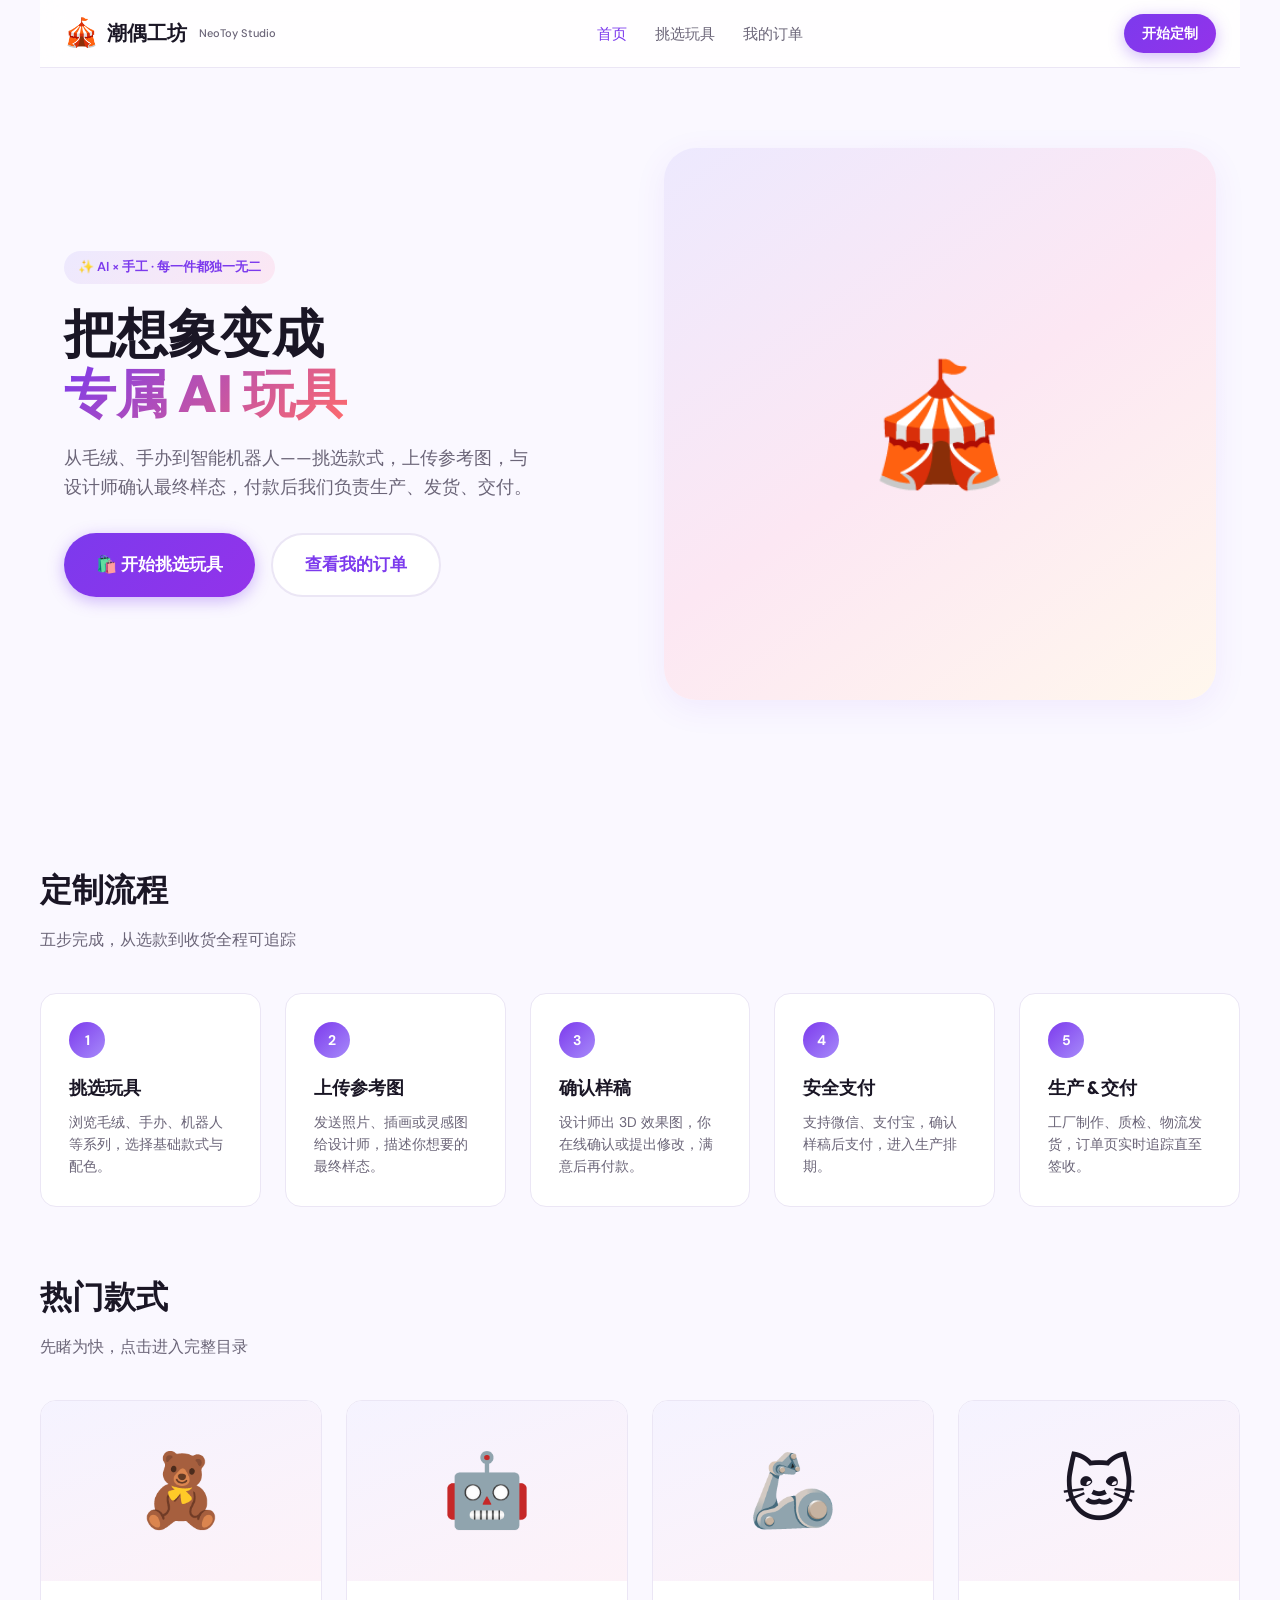
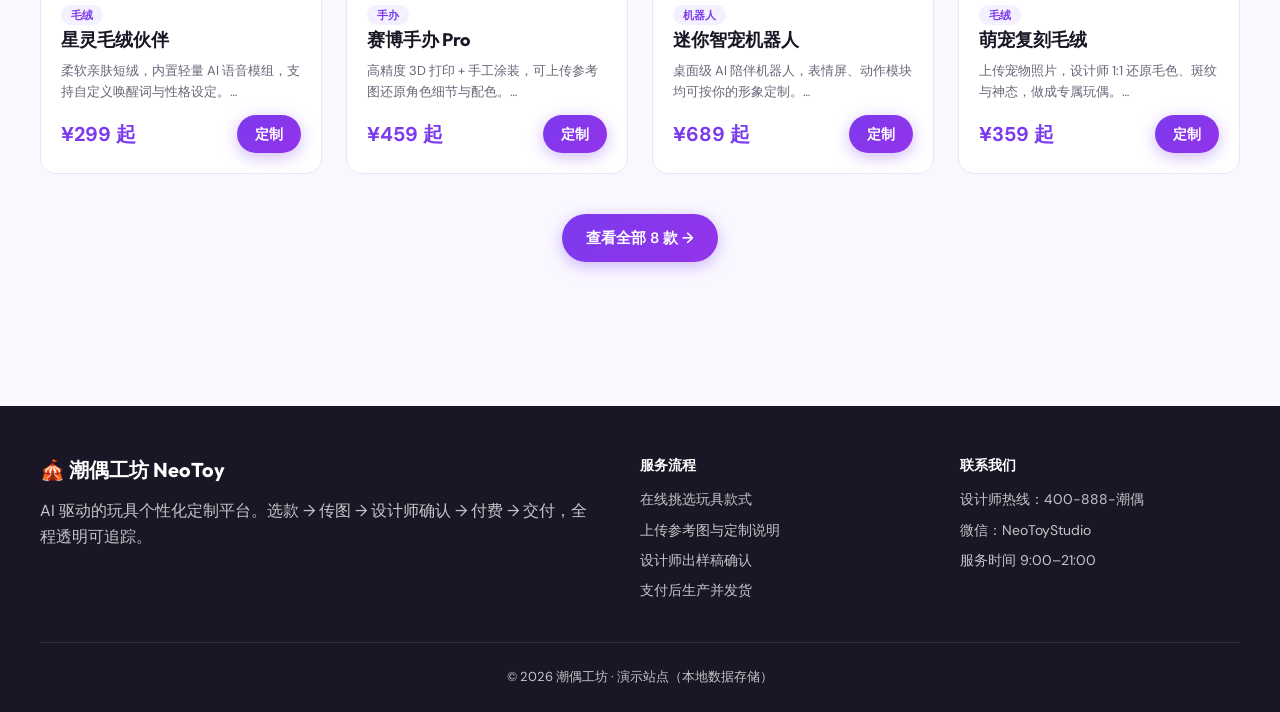
<file: index.html>
<!DOCTYPE html>
<html lang="zh-CN">
<head>
  <meta charset="UTF-8">
  <meta name="viewport" content="width=device-width, initial-scale=1.0">
  <title>潮偶工坊 · AI 玩具个性化定制</title>
  <meta name="description" content="在线挑选 AI 玩具，上传参考图，设计师确认样稿，付费生产发货。">
  <link rel="stylesheet" href="css/style.css">
</head>
<body>
  <header class="site-header" data-header></header>

  <section class="hero">
    <div>
      <span class="hero-badge">✨ AI × 手工 · 每一件都独一无二</span>
      <h1>把想象变成<br><span>专属 AI 玩具</span></h1>
      <p class="hero-desc">从毛绒、手办到智能机器人——挑选款式，上传参考图，与设计师确认最终样态，付款后我们负责生产、发货、交付。</p>
      <div class="hero-actions">
        <a href="catalog.html" class="btn btn-primary btn-lg">🛍️ 开始挑选玩具</a>
        <a href="orders.html" class="btn btn-secondary btn-lg">查看我的订单</a>
      </div>
    </div>
    <div class="hero-visual">🎪</div>
  </section>

  <section class="section container">
    <h2 class="section-title">定制流程</h2>
    <p class="section-sub">五步完成，从选款到收货全程可追踪</p>
    <div class="steps-grid">
      <div class="step-card">
        <div class="step-num">1</div>
        <h3>挑选玩具</h3>
        <p>浏览毛绒、手办、机器人等系列，选择基础款式与配色。</p>
      </div>
      <div class="step-card">
        <div class="step-num">2</div>
        <h3>上传参考图</h3>
        <p>发送照片、插画或灵感图给设计师，描述你想要的最终样态。</p>
      </div>
      <div class="step-card">
        <div class="step-num">3</div>
        <h3>确认样稿</h3>
        <p>设计师出 3D 效果图，你在线确认或提出修改，满意后再付款。</p>
      </div>
      <div class="step-card">
        <div class="step-num">4</div>
        <h3>安全支付</h3>
        <p>支持微信、支付宝，确认样稿后支付，进入生产排期。</p>
      </div>
      <div class="step-card">
        <div class="step-num">5</div>
        <h3>生产 & 交付</h3>
        <p>工厂制作、质检、物流发货，订单页实时追踪直至签收。</p>
      </div>
    </div>
  </section>

  <section class="section container" style="padding-top: 0;">
    <h2 class="section-title">热门款式</h2>
    <p class="section-sub">先睹为快，点击进入完整目录</p>
    <div class="toy-grid" id="featuredToys"></div>
    <div style="text-align: center; margin-top: 40px;">
      <a href="catalog.html" class="btn btn-primary">查看全部 8 款 →</a>
    </div>
  </section>

  <footer class="site-footer" data-footer></footer>

  <script src="js/data.js"></script>
  <script src="js/storage.js"></script>
  <script src="js/app.js"></script>
  <script>
    document.addEventListener("DOMContentLoaded", () => {
      const grid = document.getElementById("featuredToys");
      TOYS.slice(0, 4).forEach(toy => {
        grid.innerHTML += `
          <div class="toy-card">
            <div class="toy-card-thumb">${toy.emoji}</div>
            <div class="toy-card-body">
              <span class="tag">${toy.category}</span>
              <h3>${toy.name}</h3>
              <p style="font-size:13px;color:var(--muted);margin-top:6px;">${toy.desc.slice(0, 40)}…</p>
              <div class="toy-card-meta">
                <span class="toy-price">${formatPrice(toy.basePrice)} 起</span>
                <a href="customize.html?toy=${toy.id}" class="btn btn-primary btn-sm">定制</a>
              </div>
            </div>
          </div>`;
      });
    });
  </script>
</body>
</html>
</file>
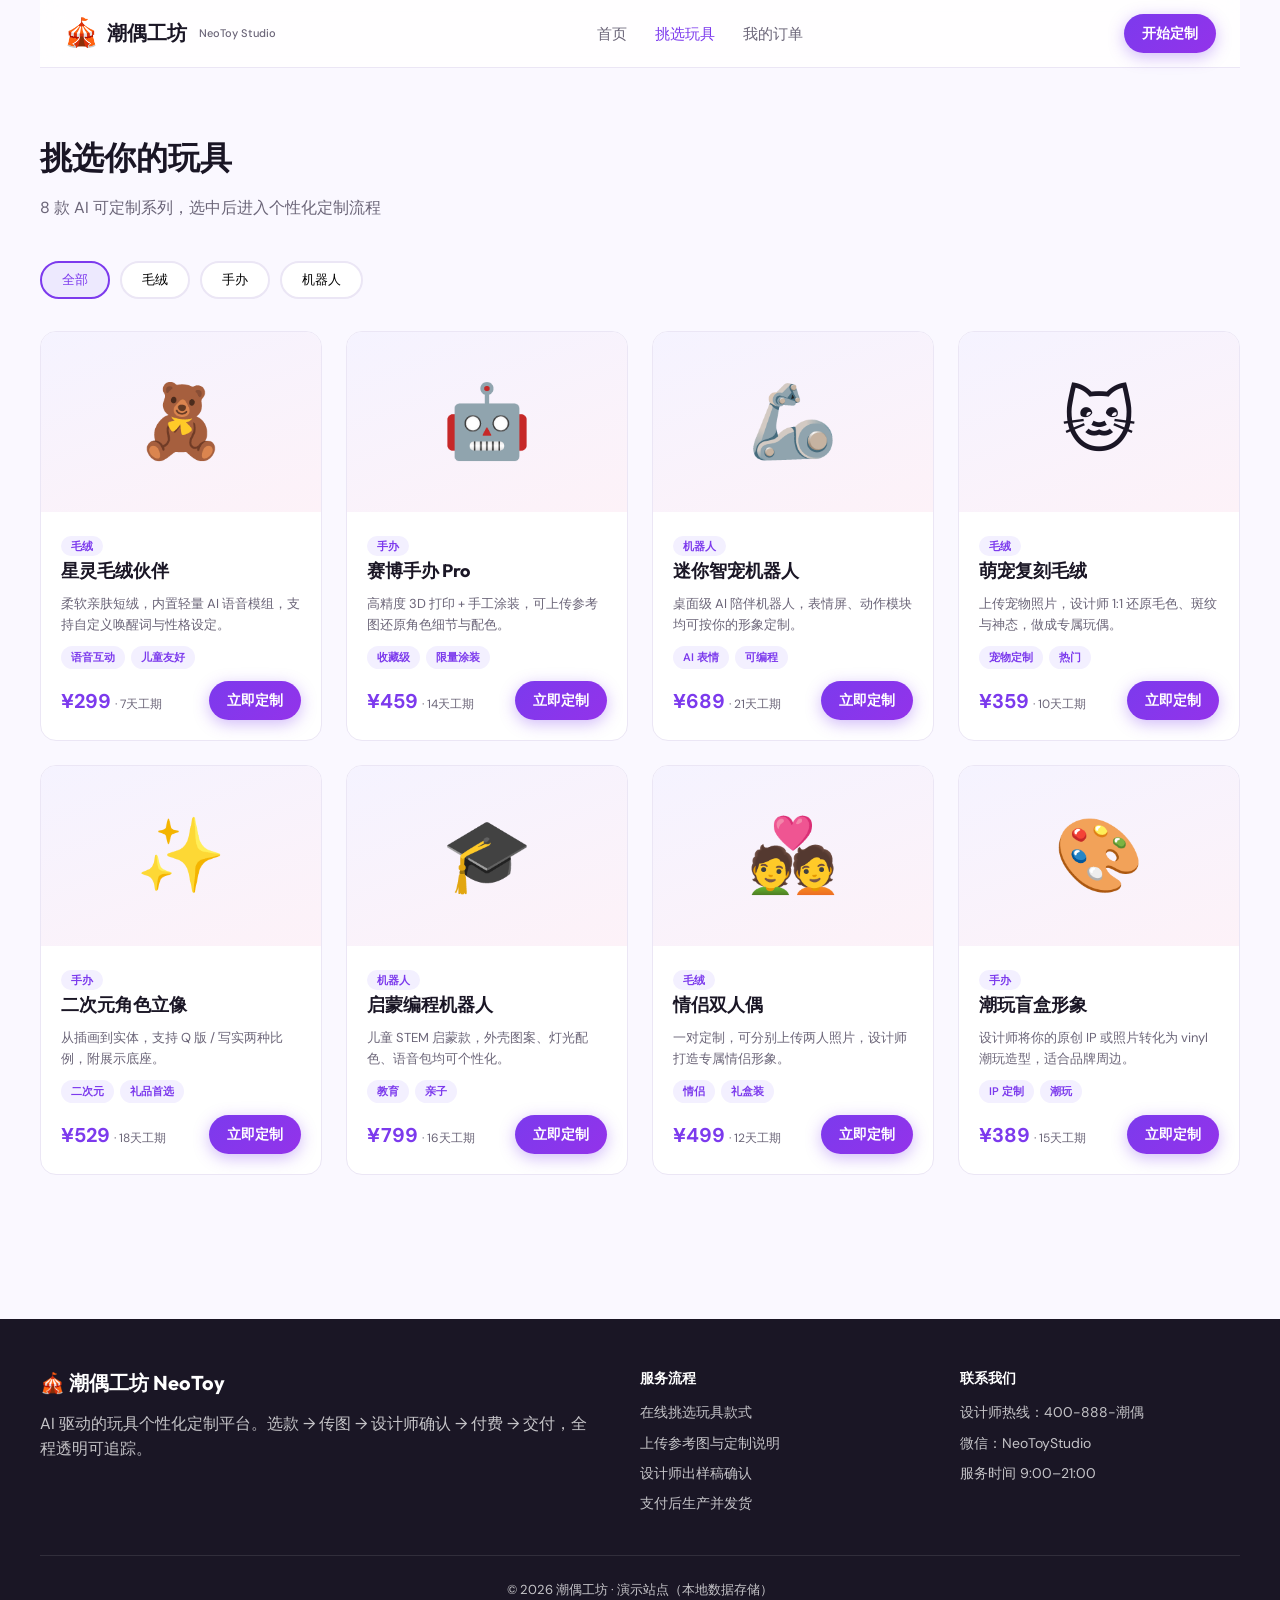
<file: catalog.html>
<!DOCTYPE html>
<html lang="zh-CN">
<head>
  <meta charset="UTF-8">
  <meta name="viewport" content="width=device-width, initial-scale=1.0">
  <title>挑选玩具 · 潮偶工坊</title>
  <link rel="stylesheet" href="css/style.css">
</head>
<body>
  <header class="site-header" data-header></header>

  <section class="section container">
    <h1 class="section-title">挑选你的玩具</h1>
    <p class="section-sub">8 款 AI 可定制系列，选中后进入个性化定制流程</p>

    <div class="filter-bar" id="filterBar">
      <button class="filter-btn active" data-cat="全部">全部</button>
      <button class="filter-btn" data-cat="毛绒">毛绒</button>
      <button class="filter-btn" data-cat="手办">手办</button>
      <button class="filter-btn" data-cat="机器人">机器人</button>
    </div>

    <div class="toy-grid" id="toyGrid"></div>
  </section>

  <footer class="site-footer" data-footer></footer>

  <script src="js/data.js"></script>
  <script src="js/storage.js"></script>
  <script src="js/app.js"></script>
  <script>
    let currentCat = "全部";

    function renderToys() {
      const filtered = currentCat === "全部" ? TOYS : TOYS.filter(t => t.category === currentCat);
      document.getElementById("toyGrid").innerHTML = filtered.map(toy => `
        <div class="toy-card">
          <div class="toy-card-thumb">${toy.emoji}</div>
          <div class="toy-card-body">
            <span class="tag">${toy.category}</span>
            <h3>${toy.name}</h3>
            <p style="font-size:13px;color:var(--muted);margin:8px 0;">${toy.desc}</p>
            <div class="toy-tags">${toy.tags.map(t => `<span class="tag">${t}</span>`).join("")}</div>
            <div class="toy-card-meta">
              <div>
                <span class="toy-price">${formatPrice(toy.basePrice)}</span>
                <span style="font-size:12px;color:var(--muted);"> · ${toy.leadDays}天工期</span>
              </div>
              <a href="customize.html?toy=${toy.id}" class="btn btn-primary btn-sm">立即定制</a>
            </div>
          </div>
        </div>
      `).join("");
    }

    document.addEventListener("DOMContentLoaded", () => {
      renderToys();
      $$(".filter-btn").forEach(btn => {
        btn.addEventListener("click", () => {
          $$(".filter-btn").forEach(b => b.classList.remove("active"));
          btn.classList.add("active");
          currentCat = btn.dataset.cat;
          renderToys();
        });
      });
    });
  </script>
</body>
</html>
</file>
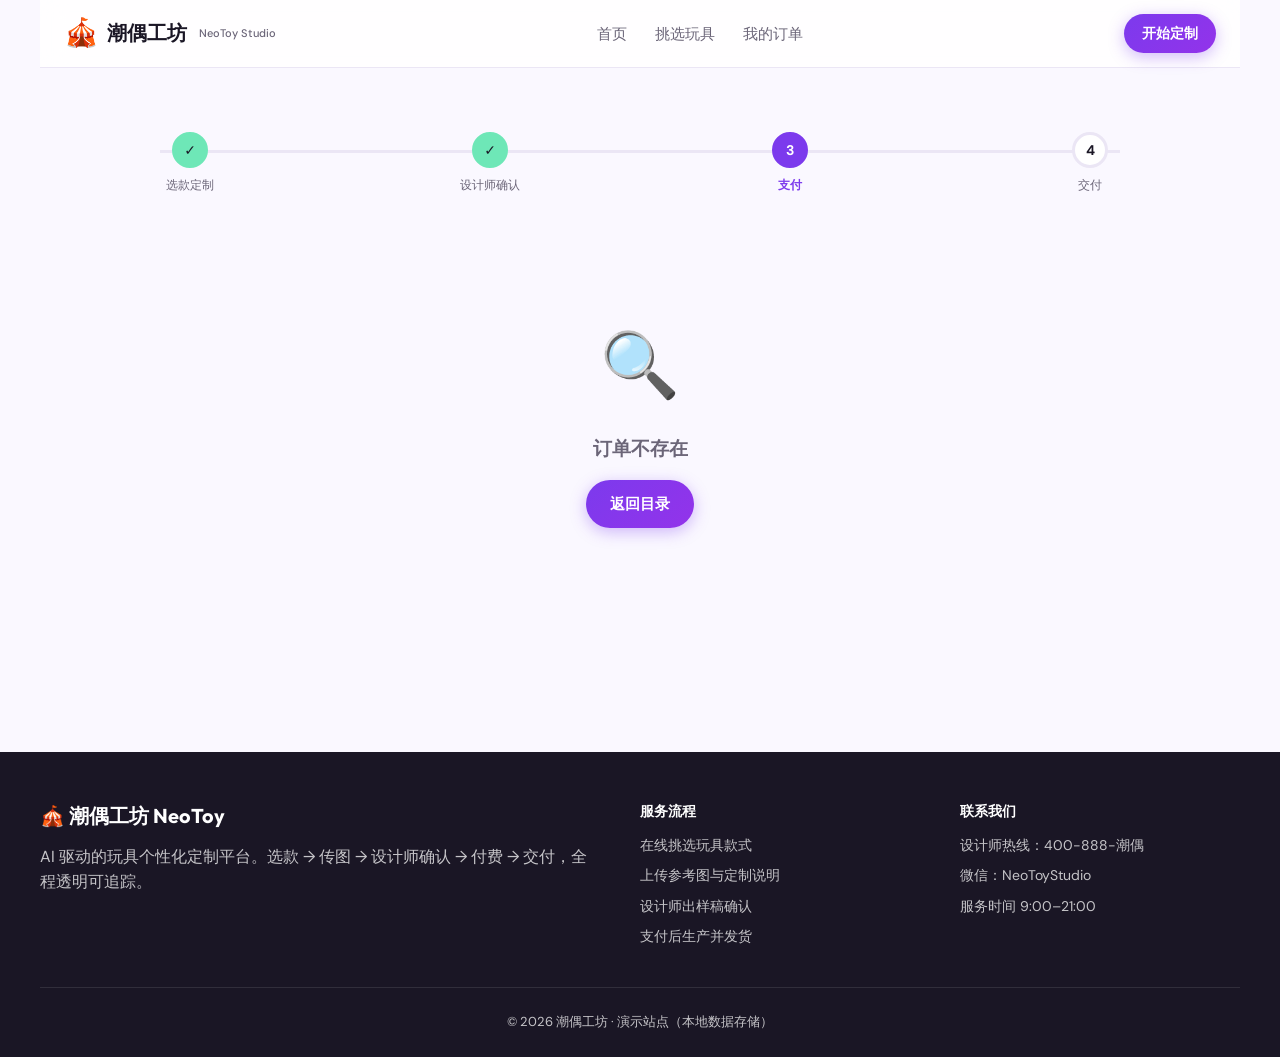
<file: checkout.html>
<!DOCTYPE html>
<html lang="zh-CN">
<head>
  <meta charset="UTF-8">
  <meta name="viewport" content="width=device-width, initial-scale=1.0">
  <title>支付 · 潮偶工坊</title>
  <link rel="stylesheet" href="css/style.css">
</head>
<body>
  <header class="site-header" data-header></header>

  <section class="section container">
    <div class="progress-steps">
      <div class="progress-step done"><div class="progress-dot">✓</div><span>选款定制</span></div>
      <div class="progress-step done"><div class="progress-dot">✓</div><span>设计师确认</span></div>
      <div class="progress-step active"><div class="progress-dot">3</div><span>支付</span></div>
      <div class="progress-step"><div class="progress-dot">4</div><span>交付</span></div>
    </div>

    <div class="wizard-layout" id="mainContent"></div>
  </section>

  <footer class="site-footer" data-footer></footer>

  <script src="js/data.js"></script>
  <script src="js/storage.js"></script>
  <script src="js/app.js"></script>
  <script>
    const orderId = getParam("order");
    let order = getOrder(orderId);

    function render() {
      if (!order) {
        document.getElementById("mainContent").innerHTML = `
          <div class="empty-state" style="grid-column:1/-1;">
            <div class="emoji">🔍</div><h3>订单不存在</h3>
            <a href="catalog.html" class="btn btn-primary" style="margin-top:16px;">返回目录</a>
          </div>`;
        return;
      }

      if (order.status === "submitted" || order.status === "designing") {
        location.href = `design-review.html?order=${orderId}`;
        return;
      }

      const toy = getToyById(order.toyId);
      const alreadyPaid = ["paid","production","shipped","delivered"].includes(order.status);

      document.getElementById("mainContent").innerHTML = `
        <div class="form-panel">
          <h2 style="font-family:var(--font-display);margin-bottom:24px;">${alreadyPaid ? "支付成功" : "确认并支付"}</h2>
          <p style="color:var(--muted);margin-bottom:24px;">订单号：${order.id}</p>

          ${alreadyPaid ? `
            <div style="text-align:center;padding:32px;background:#ecfdf5;border-radius:var(--radius);margin-bottom:24px;">
              <div style="font-size:48px;">✅</div>
              <h3 style="color:#059669;margin-top:12px;">支付已完成</h3>
              <p style="color:var(--muted);margin-top:8px;">您的玩具已进入生产排期</p>
              <a href="orders.html?id=${orderId}" class="btn btn-primary" style="margin-top:20px;">查看物流进度</a>
            </div>
          ` : `
            <div class="form-group">
              <label>收货地址</label>
              <input type="text" id="address" placeholder="省市区 + 详细地址">
            </div>
            <div class="form-group">
              <label>支付方式</label>
              <div class="payment-methods">
                <label class="payment-method">
                  <input type="radio" name="pay" value="wechat" checked>
                  <span class="payment-icon">💚</span>
                  <span>微信支付</span>
                </label>
                <label class="payment-method">
                  <input type="radio" name="pay" value="alipay">
                  <span class="payment-icon">💙</span>
                  <span>支付宝</span>
                </label>
              </div>
              <p class="form-hint">演示站点：点击支付将模拟成功，无需真实付款</p>
            </div>
            <button class="btn btn-accent btn-lg btn-block" id="payBtn">💳 支付 ${formatPrice(order.pricing.total)}</button>
          `}
        </div>

        <div class="order-summary">
          <div class="summary-emoji">${toy.emoji}</div>
          <h3>${order.toyName}</h3>
          <div class="summary-row"><span>基础款</span><span>${formatPrice(order.pricing.base)}</span></div>
          ${order.options.map(k => `<div class="summary-row"><span>${CUSTOM_OPTIONS[k]?.label}</span><span>+${formatPrice(CUSTOM_OPTIONS[k]?.price || 0)}</span></div>`).join("")}
          <div class="summary-row total"><span>应付金额</span><span>${formatPrice(order.pricing.total)}</span></div>
        </div>
      `;

      document.getElementById("payBtn")?.addEventListener("click", () => {
        const address = document.getElementById("address").value.trim();
        if (!address) { toast("请填写收货地址", "info"); return; }

        const payMethod = document.querySelector('input[name="pay"]:checked').value;
        updateOrder(orderId, {
          status: "paid",
          shipping: { address, method: payMethod, trackingNo: null },
          timeline: [...order.timeline, { stage: "paid", at: new Date().toISOString() }]
        });

        toast("支付成功！正在安排生产…", "success");

        setTimeout(() => advanceOrder(orderId, "production"), 1500);
        setTimeout(() => {
          const tracking = "SF" + Date.now().toString().slice(-10);
          updateOrder(orderId, {
            status: "shipped",
            shipping: { address, method: payMethod, trackingNo: tracking },
            timeline: [...getOrder(orderId).timeline, { stage: "production", at: new Date().toISOString() }, { stage: "shipped", at: new Date().toISOString() }]
          });
        }, 4000);

        setTimeout(() => location.href = `orders.html?id=${orderId}`, 2000);
      });
    }

    document.addEventListener("DOMContentLoaded", render);
  </script>
</body>
</html>
</file>
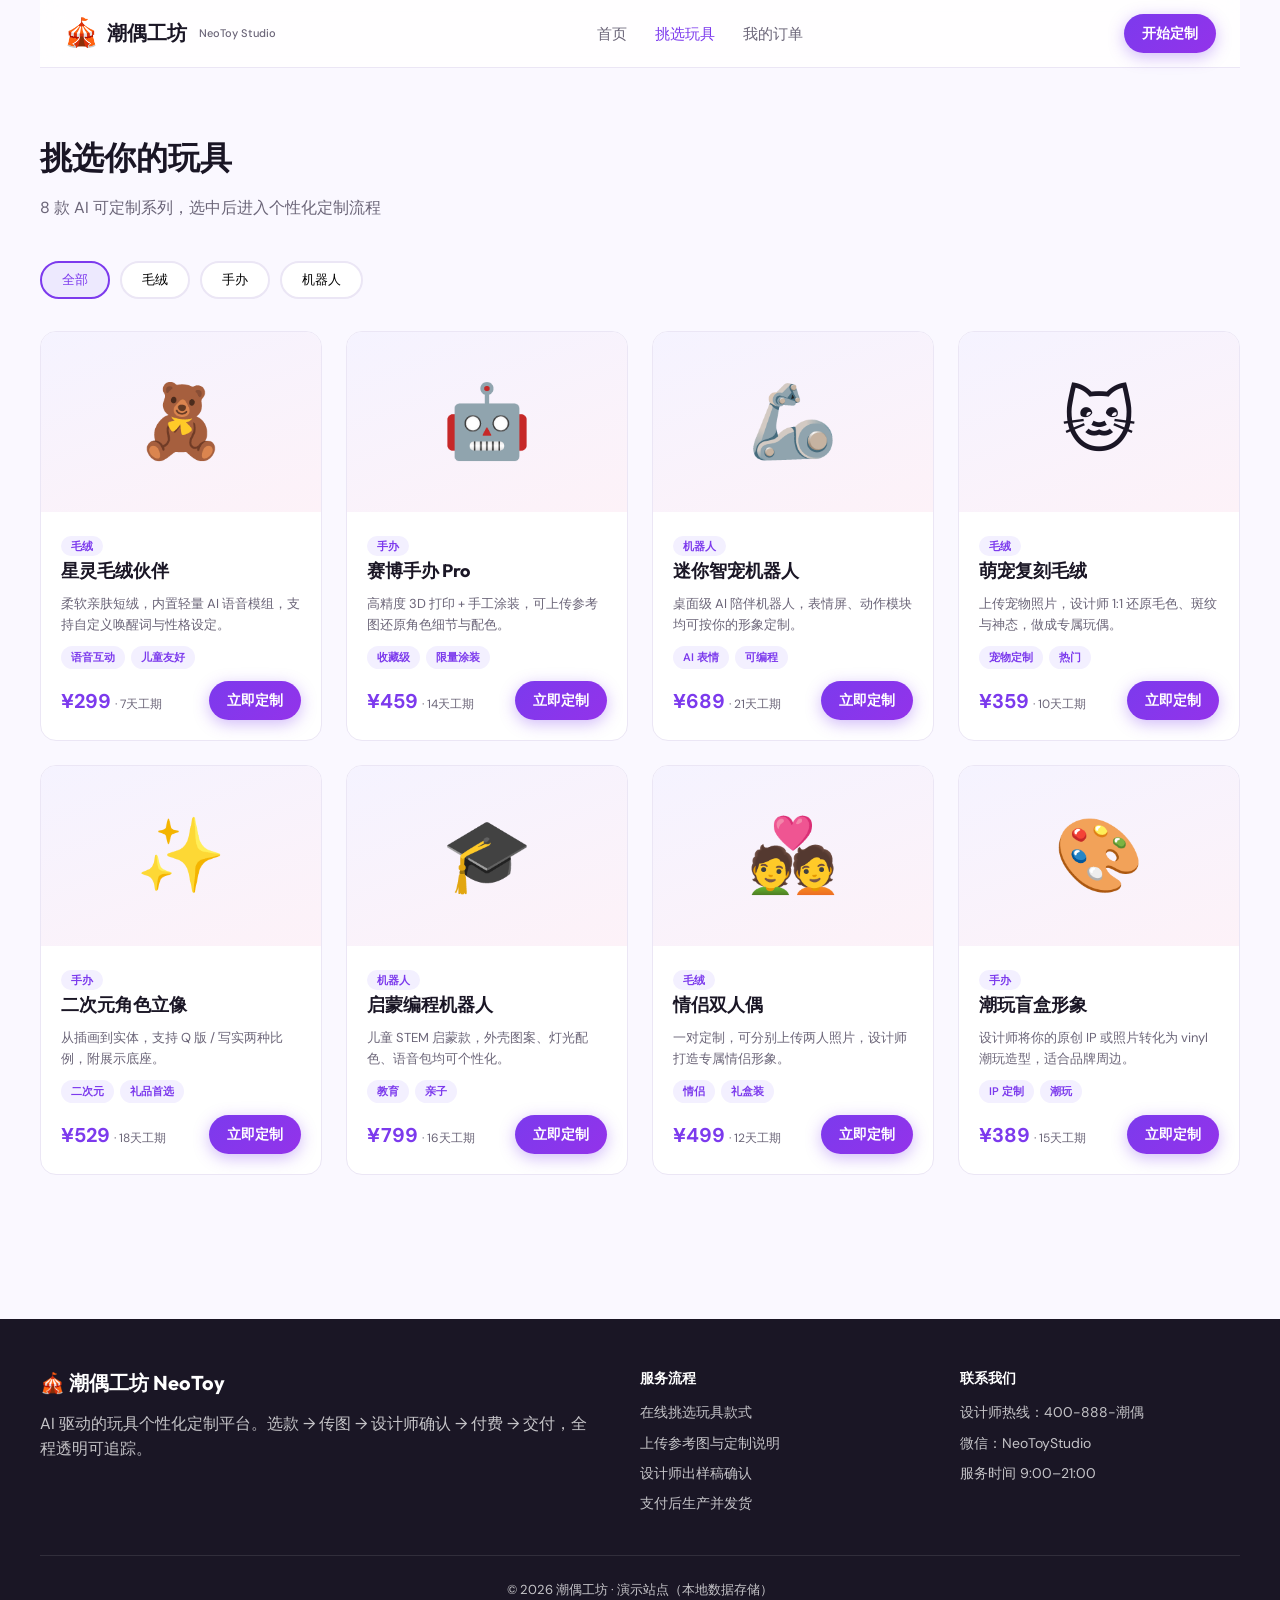
<file: customize.html>
<!DOCTYPE html>
<html lang="zh-CN">
<head>
  <meta charset="UTF-8">
  <meta name="viewport" content="width=device-width, initial-scale=1.0">
  <title>个性化定制 · 潮偶工坊</title>
  <link rel="stylesheet" href="css/style.css">
</head>
<body>
  <header class="site-header" data-header></header>

  <section class="section container">
    <div class="progress-steps">
      <div class="progress-step active"><div class="progress-dot">1</div><span>选款定制</span></div>
      <div class="progress-step"><div class="progress-dot">2</div><span>设计师确认</span></div>
      <div class="progress-step"><div class="progress-dot">3</div><span>支付</span></div>
      <div class="progress-step"><div class="progress-dot">4</div><span>交付</span></div>
    </div>

    <div class="wizard-layout">
      <div class="form-panel">
        <h2 style="font-family:var(--font-display);margin-bottom:24px;" id="pageTitle">个性化定制</h2>

        <div class="form-group">
          <label>主色调</label>
          <div class="color-picker" id="colorPicker"></div>
        </div>

        <div class="form-group">
          <label>增值选项</label>
          <div class="option-list" id="optionList"></div>
        </div>

        <div class="form-group">
          <label>上传参考图（最多 5 张）</label>
          <div class="upload-zone" id="uploadZone">
            <input type="file" id="fileInput" accept="image/*" multiple>
            <p style="font-size:32px;margin-bottom:8px;">📷</p>
            <p><b>点击或拖拽图片到此处</b></p>
            <p class="form-hint">发送给设计师的参考图：照片、插画、配色灵感等</p>
          </div>
          <div class="upload-preview" id="uploadPreview"></div>
        </div>

        <div class="form-group">
          <label for="note">定制说明</label>
          <textarea id="note" placeholder="描述你想要的最终样态：表情、姿势、文字刺绣、特殊细节等…"></textarea>
        </div>

        <div class="form-group">
          <label for="contactName">联系人</label>
          <input type="text" id="contactName" placeholder="您的姓名">
        </div>
        <div class="form-group">
          <label for="contactPhone">手机号</label>
          <input type="tel" id="contactPhone" placeholder="用于设计师沟通与物流通知">
        </div>

        <button class="btn btn-primary btn-lg btn-block" id="submitBtn">📨 提交给设计师确认</button>
      </div>

      <div class="order-summary" id="orderSummary"></div>
    </div>
  </section>

  <footer class="site-footer" data-footer></footer>

  <script src="js/data.js"></script>
  <script src="js/storage.js"></script>
  <script src="js/app.js"></script>
  <script>
    const toyId = getParam("toy");
    const toy = getToyById(toyId);
    let selectedColor = "";
    let selectedOptions = [];
    let uploadedImages = [];

    if (!toy) {
      location.href = "catalog.html";
    }

    function calcTotal() {
      let total = toy.basePrice;
      selectedOptions.forEach(k => { total += CUSTOM_OPTIONS[k].price; });
      return total;
    }

    function renderSummary() {
      document.getElementById("orderSummary").innerHTML = `
        <div class="summary-emoji">${toy.emoji}</div>
        <h3>${toy.name}</h3>
        <p style="font-size:13px;color:var(--muted);margin-bottom:16px;">${toy.category} · 预计 ${toy.leadDays} 天</p>
        <div class="summary-row"><span>基础款</span><span>${formatPrice(toy.basePrice)}</span></div>
        ${selectedOptions.map(k => `<div class="summary-row"><span>${CUSTOM_OPTIONS[k].label}</span><span>+${formatPrice(CUSTOM_OPTIONS[k].price)}</span></div>`).join("")}
        <div class="summary-row"><span>参考图</span><span>${uploadedImages.length} 张</span></div>
        <div class="summary-row total"><span>预估合计</span><span>${formatPrice(calcTotal())}</span></div>
        <p class="form-hint" style="margin-top:12px;">最终价格在设计师确认样稿后锁定，确认前无需付款。</p>
      `;
    }

    function renderColors() {
      const picker = document.getElementById("colorPicker");
      picker.innerHTML = toy.colors.map((c, i) =>
        `<div class="color-swatch ${i === 0 ? 'selected' : ''}" style="background:${c}" data-color="${c}"></div>`
      ).join("");
      selectedColor = toy.colors[0];
      $$(".color-swatch").forEach(sw => {
        sw.addEventListener("click", () => {
          $$(".color-swatch").forEach(s => s.classList.remove("selected"));
          sw.classList.add("selected");
          selectedColor = sw.dataset.color;
        });
      });
    }

    function renderOptions() {
      document.getElementById("optionList").innerHTML = Object.entries(CUSTOM_OPTIONS)
        .filter(([k]) => k !== "imageUpload")
        .map(([key, opt]) => `
          <label class="option-item">
            <input type="checkbox" value="${key}" ${selectedOptions.includes(key) ? "checked" : ""}>
            <div class="option-item-info">
              <div>${opt.label}</div>
            </div>
            <span class="option-item-price">+${formatPrice(opt.price)}</span>
          </label>
        `).join("");

      $$("#optionList input").forEach(inp => {
        inp.addEventListener("change", () => {
          if (inp.checked) selectedOptions.push(inp.value);
          else selectedOptions = selectedOptions.filter(k => k !== inp.value);
          renderSummary();
        });
      });
    }

    function renderPreviews() {
      document.getElementById("uploadPreview").innerHTML = uploadedImages.map((img, i) => `
        <div class="upload-thumb">
          <img src="${img}" alt="参考图">
          <button type="button" onclick="removeImage(${i})" aria-label="删除">×</button>
        </div>
      `).join("");
      renderSummary();
    }

    window.removeImage = function(idx) {
      uploadedImages.splice(idx, 1);
      renderPreviews();
    };

    function handleFiles(files) {
      const remaining = 5 - uploadedImages.length;
      Array.from(files).slice(0, remaining).forEach(file => {
        if (!file.type.startsWith("image/")) return;
        const reader = new FileReader();
        reader.onload = e => {
          uploadedImages.push(e.target.result);
          renderPreviews();
        };
        reader.readAsDataURL(file);
      });
      if (files.length > remaining) toast("最多上传 5 张参考图", "info");
    }

    document.addEventListener("DOMContentLoaded", () => {
      document.getElementById("pageTitle").textContent = `定制 · ${toy.name}`;
      renderColors();
      renderOptions();
      renderSummary();

      const zone = document.getElementById("uploadZone");
      const input = document.getElementById("fileInput");
      zone.addEventListener("click", () => input.click());
      input.addEventListener("change", () => handleFiles(input.files));
      zone.addEventListener("dragover", e => { e.preventDefault(); zone.classList.add("dragover"); });
      zone.addEventListener("dragleave", () => zone.classList.remove("dragover"));
      zone.addEventListener("drop", e => {
        e.preventDefault();
        zone.classList.remove("dragover");
        handleFiles(e.dataTransfer.files);
      });

      document.getElementById("submitBtn").addEventListener("click", () => {
        const name = document.getElementById("contactName").value.trim();
        const phone = document.getElementById("contactPhone").value.trim();
        const note = document.getElementById("note").value.trim();

        if (!name || !phone) { toast("请填写联系人和手机号", "info"); return; }
        if (uploadedImages.length === 0) { toast("请至少上传 1 张参考图给设计师", "info"); return; }

        const draft = {
          toyId, color: selectedColor, options: selectedOptions,
          images: uploadedImages, note,
          customer: { name, phone }
        };
        saveDraft(draft);

        const order = createOrderFromDraft(draft);
        const orders = loadOrders();
        orders.unshift(order);
        saveOrders(orders);
        clearDraft();

        toast("已提交！设计师将在 24 小时内回复", "success");
        setTimeout(() => location.href = `design-review.html?order=${order.id}`, 800);
      });
    });
  </script>
</body>
</html>
</file>
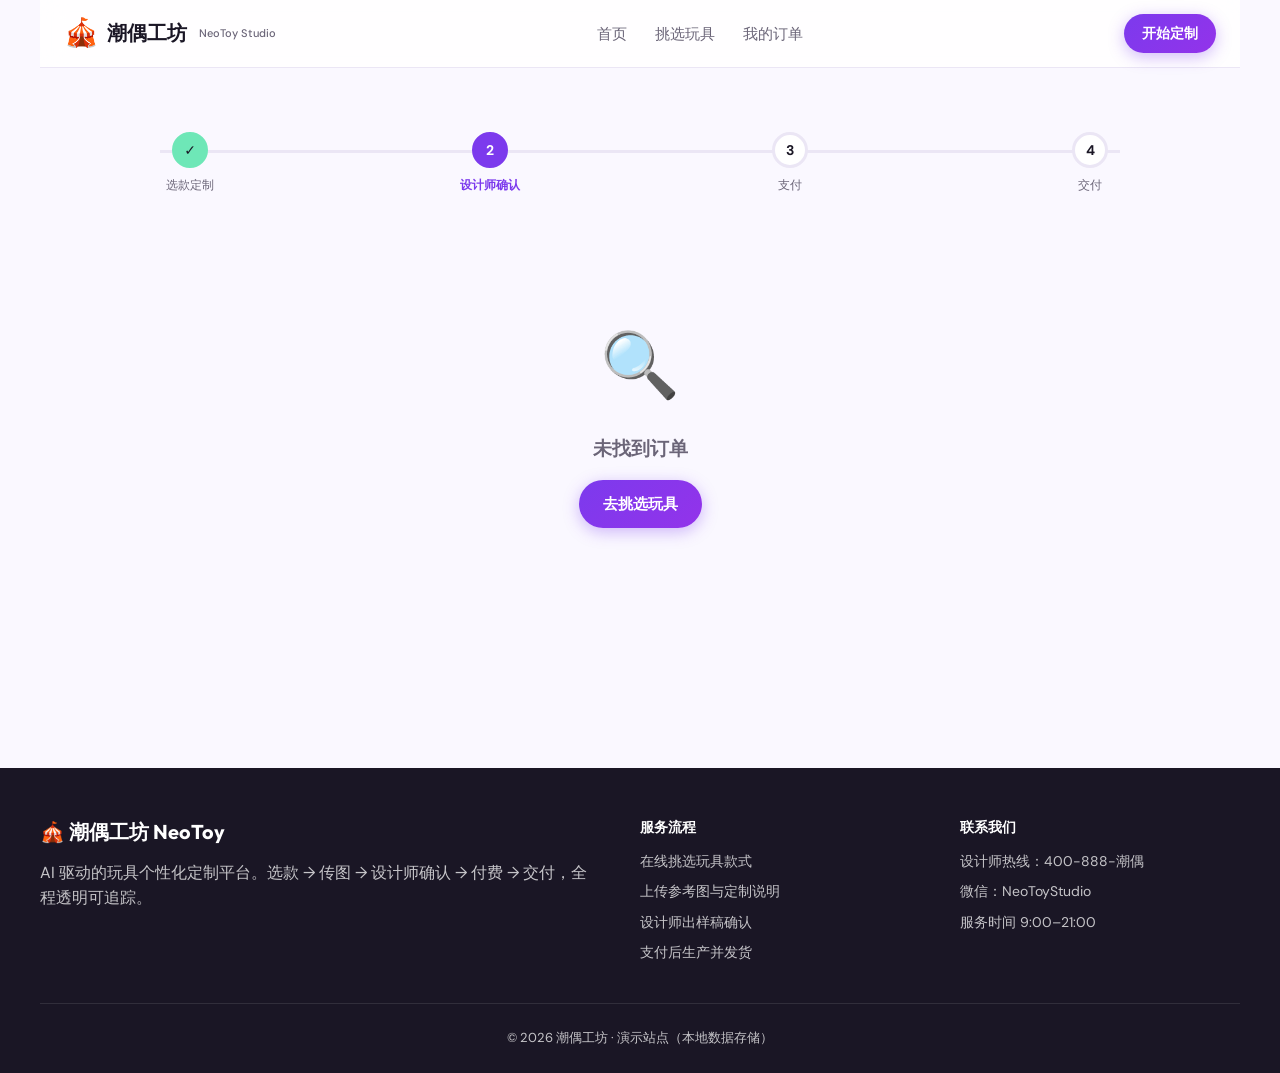
<file: design-review.html>
<!DOCTYPE html>
<html lang="zh-CN">
<head>
  <meta charset="UTF-8">
  <meta name="viewport" content="width=device-width, initial-scale=1.0">
  <title>设计师确认 · 潮偶工坊</title>
  <link rel="stylesheet" href="css/style.css">
</head>
<body>
  <header class="site-header" data-header></header>

  <section class="section container">
    <div class="progress-steps">
      <div class="progress-step done"><div class="progress-dot">✓</div><span>选款定制</span></div>
      <div class="progress-step active"><div class="progress-dot">2</div><span>设计师确认</span></div>
      <div class="progress-step"><div class="progress-dot">3</div><span>支付</span></div>
      <div class="progress-step"><div class="progress-dot">4</div><span>交付</span></div>
    </div>

    <div class="wizard-layout" id="mainContent"></div>
  </section>

  <footer class="site-footer" data-footer></footer>

  <script src="js/data.js"></script>
  <script src="js/storage.js"></script>
  <script src="js/app.js"></script>
  <script>
    const orderId = getParam("order");
    let order = getOrder(orderId);

    if (!order) {
      document.getElementById("mainContent").innerHTML = `
        <div class="empty-state" style="grid-column:1/-1;">
          <div class="emoji">🔍</div>
          <h3>未找到订单</h3>
          <p style="margin:16px 0;"><a href="catalog.html" class="btn btn-primary">去挑选玩具</a></p>
        </div>`;
    }

    function simulateDesignerReply() {
      if (order.status !== "submitted") return;
      advanceOrder(orderId, "designing");
      order = getOrder(orderId);

      setTimeout(() => {
        const toy = getToyById(order.toyId);
        updateOrder(orderId, {
          status: "confirmed",
          designPreview: order.images[0] || null,
          designNote: `您好！我是设计师小林。已根据您上传的 ${order.images.length} 张参考图完成 3D 样稿。\n\n· 主色：${order.color}\n· 玩具：${toy.name}\n· 定制说明：${order.note || "（无额外说明）"}\n\n请确认样稿，满意后即可进入支付环节。如需修改请在下方备注。`,
          timeline: [...order.timeline, { stage: "designing", at: new Date().toISOString() }, { stage: "confirmed", at: new Date().toISOString() }]
        });
        order = getOrder(orderId);
        render();
        toast("设计师已回复样稿！", "success");
      }, 2500);
    }

    function render() {
      order = getOrder(orderId);
      const toy = getToyById(order.toyId);
      const isWaiting = order.status === "submitted" || order.status === "designing";
      const isConfirmed = order.status === "confirmed" || ["paid","production","shipped","delivered"].includes(order.status);

      document.getElementById("mainContent").innerHTML = `
        <div class="form-panel">
          <h2 style="font-family:var(--font-display);margin-bottom:8px;">设计师沟通</h2>
          <p style="color:var(--muted);margin-bottom:24px;">订单号：<span class="order-id">${order.id}</span></p>

          ${isWaiting ? `
            <div class="design-preview-box" id="waitingBox">
              <div class="emoji">🎨</div>
              <h3>设计师正在审阅您的参考图…</h3>
              <p style="color:var(--muted);margin-top:8px;">通常在 24 小时内出样稿，请稍候</p>
              <div style="margin-top:20px;font-size:32px;animation:pulse 1.5s infinite;">⏳</div>
            </div>
          ` : ""}

          ${isConfirmed ? `
            <div class="design-preview-box">
              <div class="emoji">${toy.emoji}</div>
              <p style="font-weight:600;">3D 样稿预览（基于您的参考图）</p>
              ${order.designPreview ? `<img src="${order.designPreview}" alt="样稿" style="max-height:200px;margin:16px auto;border-radius:12px;">` : ""}
            </div>
            <div class="chat-bubble designer">
              <div class="author">🎨 设计师小林</div>
              <p style="white-space:pre-line;">${order.designNote}</p>
            </div>
            ${order.status === "confirmed" ? `
              <div style="display:flex;gap:12px;margin-top:24px;flex-wrap:wrap;">
                <button class="btn btn-primary btn-lg" id="confirmBtn">✅ 确认样稿，去支付</button>
                <button class="btn btn-secondary" id="reviseBtn">✏️ 请求修改</button>
              </div>
            ` : `<p style="color:var(--mint);font-weight:600;">✅ 样稿已确认</p>`}
          ` : ""}

          <h3 style="margin-top:32px;font-size:15px;">您上传的参考图</h3>
          <div class="upload-preview" style="margin-top:12px;">
            ${order.images.map(img => `<div class="upload-thumb"><img src="${img}" alt="参考图"></div>`).join("")}
          </div>
        </div>

        <div class="order-summary">
          <div class="summary-emoji">${toy.emoji}</div>
          <h3>${order.toyName}</h3>
          <div class="summary-row"><span>基础款</span><span>${formatPrice(order.pricing.base)}</span></div>
          ${order.options.map(k => `<div class="summary-row"><span>${CUSTOM_OPTIONS[k]?.label || k}</span><span>+${formatPrice(CUSTOM_OPTIONS[k]?.price || 0)}</span></div>`).join("")}
          <div class="summary-row total"><span>合计</span><span>${formatPrice(order.pricing.total)}</span></div>
          <p class="form-hint" style="margin-top:16px;">联系人：${order.customer.name}<br>${order.customer.phone}</p>
        </div>
      `;

      if (order.status === "confirmed") {
        document.getElementById("confirmBtn")?.addEventListener("click", () => {
          location.href = `checkout.html?order=${orderId}`;
        });
        document.getElementById("reviseBtn")?.addEventListener("click", () => {
          const msg = prompt("请描述需要修改的地方：");
          if (msg) {
            updateOrder(orderId, { status: "designing", designNote: order.designNote + "\n\n【修改请求】" + msg });
            toast("修改请求已发送给设计师", "success");
            simulateDesignerReply();
          }
        });
      }
    }

    document.addEventListener("DOMContentLoaded", () => {
      if (!order) return;
      render();
      if (order.status === "submitted") simulateDesignerReply();
    });
  </script>
  <style>@keyframes pulse { 0%,100%{opacity:1} 50%{opacity:0.4} }</style>
</body>
</html>
</file>
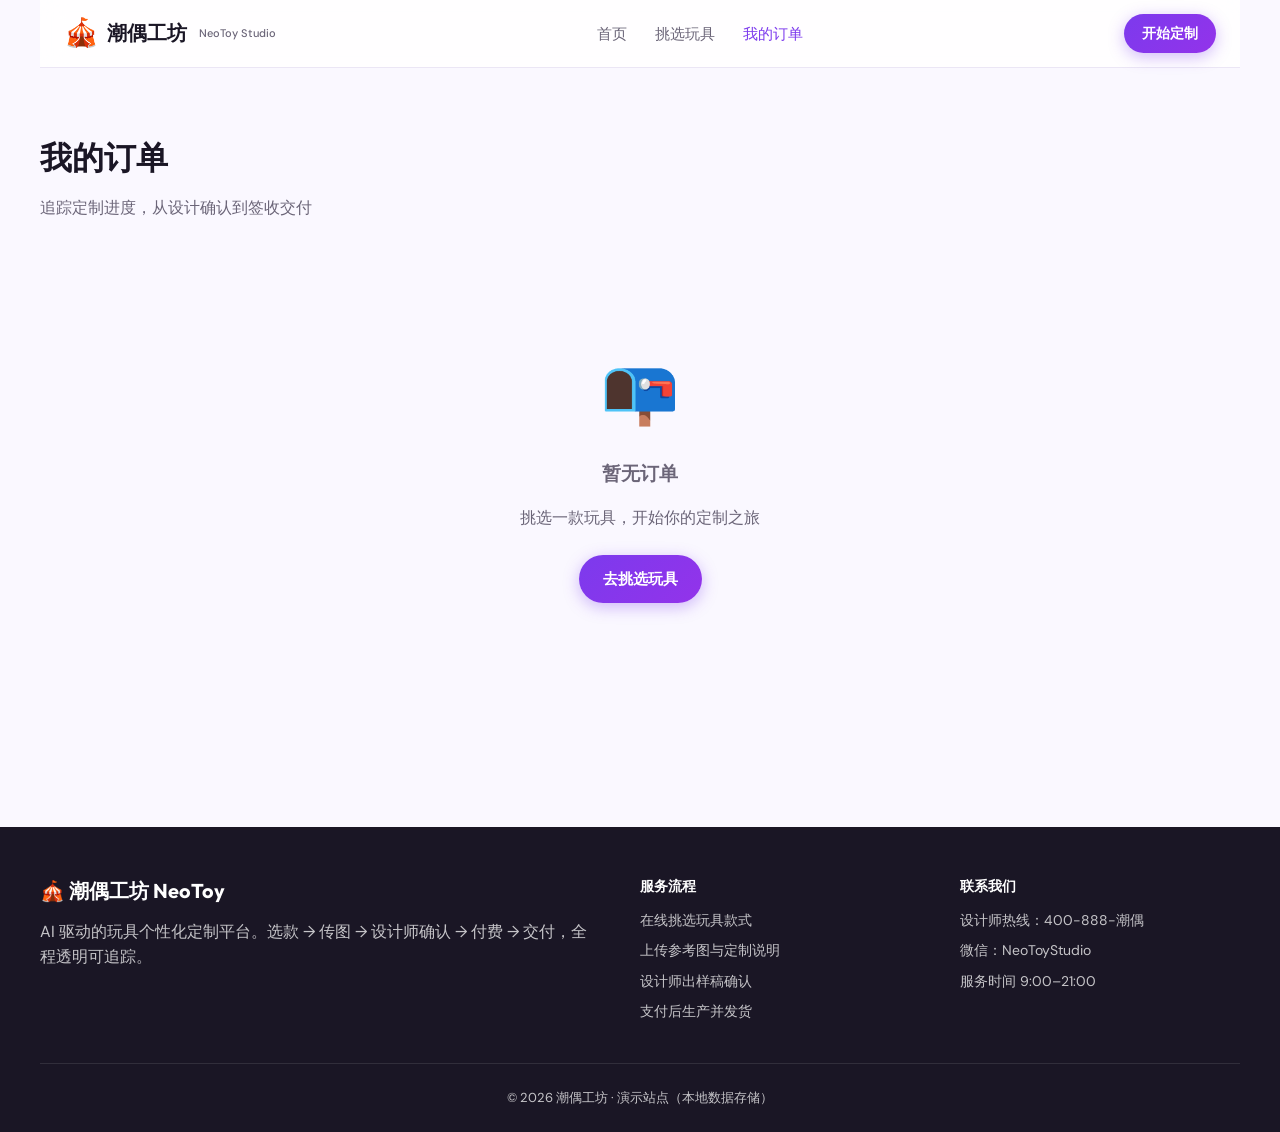
<file: orders.html>
<!DOCTYPE html>
<html lang="zh-CN">
<head>
  <meta charset="UTF-8">
  <meta name="viewport" content="width=device-width, initial-scale=1.0">
  <title>我的订单 · 潮偶工坊</title>
  <link rel="stylesheet" href="css/style.css">
</head>
<body>
  <header class="site-header" data-header></header>

  <section class="section container">
    <h1 class="section-title">我的订单</h1>
    <p class="section-sub">追踪定制进度，从设计确认到签收交付</p>
    <div class="order-list" id="orderList"></div>
  </section>

  <footer class="site-footer" data-footer></footer>

  <script src="js/data.js"></script>
  <script src="js/storage.js"></script>
  <script src="js/app.js"></script>
  <script>
    const STATUS_LABELS = {
      submitted: "待设计师接单",
      designing: "设计中",
      confirmed: "待支付",
      paid: "已付款",
      production: "生产中",
      shipped: "已发货",
      delivered: "已交付"
    };

    function renderTimeline(order) {
      const stageIndex = ORDER_STAGES.findIndex(s => s.key === order.status);
      return ORDER_STAGES.map((stage, i) => {
        const done = i <= stageIndex;
        const current = i === stageIndex;
        return `
          <div class="timeline-item ${done ? 'done' : ''} ${current ? 'current' : ''}">
            <div class="timeline-dot">${done ? stage.icon : i + 1}</div>
            <div class="timeline-label">${stage.label}</div>
          </div>`;
      }).join("");
    }

    function renderOrders() {
      const orders = loadOrders();
      const highlightId = getParam("id");
      const container = document.getElementById("orderList");

      if (orders.length === 0) {
        container.innerHTML = `
          <div class="empty-state">
            <div class="emoji">📭</div>
            <h3>暂无订单</h3>
            <p style="margin:16px 0 24px;">挑选一款玩具，开始你的定制之旅</p>
            <a href="catalog.html" class="btn btn-primary">去挑选玩具</a>
          </div>`;
        return;
      }

      container.innerHTML = orders.map(order => {
        const isHighlight = order.id === highlightId;
        const toy = getToyById(order.toyId);
        return `
          <div class="order-card" style="${isHighlight ? 'border-color:var(--primary);box-shadow:var(--shadow);' : ''}">
            <div class="order-card-header">
              <div>
                <span class="order-id">${order.id}</span>
                <span style="font-size:13px;color:var(--muted);margin-left:12px;">${new Date(order.createdAt).toLocaleString("zh-CN")}</span>
              </div>
              <span class="order-status-badge status-${order.status}">${STATUS_LABELS[order.status] || order.status}</span>
            </div>
            <div class="order-card-body">
              <div style="display:flex;gap:16px;align-items:center;margin-bottom:20px;">
                <span style="font-size:40px;">${order.toyEmoji || toy?.emoji || "🎁"}</span>
                <div>
                  <h3 style="font-family:var(--font-display);">${order.toyName}</h3>
                  <p style="color:var(--muted);font-size:14px;">${formatPrice(order.pricing.total)} · ${order.customer.name}</p>
                  ${order.shipping?.trackingNo ? `<p style="font-size:13px;margin-top:4px;">📦 运单号：<b>${order.shipping.trackingNo}</b></p>` : ""}
                </div>
                <div style="margin-left:auto;display:flex;gap:8px;flex-wrap:wrap;">
                  ${order.status === "confirmed" ? `<a href="checkout.html?order=${order.id}" class="btn btn-primary btn-sm">去支付</a>` : ""}
                  ${order.status === "submitted" || order.status === "designing" ? `<a href="design-review.html?order=${order.id}" class="btn btn-secondary btn-sm">查看设计</a>` : ""}
                  ${order.status === "shipped" ? `<button class="btn btn-primary btn-sm" onclick="confirmDelivery('${order.id}')">确认收货</button>` : ""}
                </div>
              </div>
              <div class="timeline">${renderTimeline(order)}</div>
            </div>
          </div>`;
      }).join("");
    }

    window.confirmDelivery = function(orderId) {
      advanceOrder(orderId, "delivered");
      toast("已确认收货，感谢定制！", "success");
      renderOrders();
    };

    document.addEventListener("DOMContentLoaded", renderOrders);
  </script>
</body>
</html>
</file>
<file: css/style.css>
@import url('https://fonts.googleapis.com/css2?family=DM+Sans:ital,opsz,wght@0,9..40,400;0,9..40,500;0,9..40,700;1,9..40,400&family=Outfit:wght@500;600;700;800&display=swap');

:root {
  --bg: #faf8ff;
  --surface: #ffffff;
  --text: #1a1625;
  --muted: #6b6578;
  --primary: #7c3aed;
  --primary-light: #a78bfa;
  --accent: #ff6b6b;
  --accent-2: #ffd93d;
  --mint: #6ee7b7;
  --border: #ebe6f5;
  --shadow: 0 8px 32px rgba(124, 58, 237, 0.08);
  --radius: 16px;
  --radius-sm: 10px;
  --font: 'DM Sans', system-ui, sans-serif;
  --font-display: 'Outfit', system-ui, sans-serif;
}

*, *::before, *::after { box-sizing: border-box; margin: 0; padding: 0; }

html { scroll-behavior: smooth; }

body {
  font-family: var(--font);
  background: var(--bg);
  color: var(--text);
  line-height: 1.6;
  min-height: 100vh;
}

a { color: var(--primary); text-decoration: none; }
a:hover { text-decoration: underline; }

img { max-width: 100%; display: block; }

/* Header */
.site-header {
  position: sticky;
  top: 0;
  z-index: 100;
  background: rgba(255,255,255,0.85);
  backdrop-filter: blur(12px);
  border-bottom: 1px solid var(--border);
  padding: 0 24px;
  height: 68px;
  display: flex;
  align-items: center;
  justify-content: space-between;
  max-width: 1200px;
  margin: 0 auto;
}

.logo {
  display: flex;
  align-items: center;
  gap: 8px;
  text-decoration: none;
  color: var(--text);
}
.logo:hover { text-decoration: none; }
.logo-icon { font-size: 28px; }
.logo-text { font-family: var(--font-display); font-weight: 800; font-size: 20px; }
.logo-sub { font-size: 11px; color: var(--muted); font-weight: 500; margin-left: 4px; }

.nav { display: flex; gap: 28px; }
.nav-link {
  color: var(--muted);
  font-weight: 500;
  font-size: 15px;
  text-decoration: none;
  transition: color 0.2s;
}
.nav-link:hover, .nav-link.active { color: var(--primary); text-decoration: none; }

/* Buttons */
.btn {
  display: inline-flex;
  align-items: center;
  justify-content: center;
  gap: 8px;
  padding: 12px 24px;
  border-radius: 999px;
  font-family: var(--font);
  font-weight: 600;
  font-size: 15px;
  border: none;
  cursor: pointer;
  transition: transform 0.15s, box-shadow 0.15s, background 0.15s;
  text-decoration: none;
}
.btn:hover { text-decoration: none; transform: translateY(-1px); }
.btn-primary {
  background: linear-gradient(135deg, var(--primary), #9333ea);
  color: white;
  box-shadow: 0 4px 16px rgba(124, 58, 237, 0.35);
}
.btn-primary:hover { box-shadow: 0 6px 24px rgba(124, 58, 237, 0.45); color: white; }
.btn-secondary {
  background: white;
  color: var(--primary);
  border: 2px solid var(--border);
}
.btn-secondary:hover { border-color: var(--primary-light); color: var(--primary); }
.btn-accent {
  background: linear-gradient(135deg, var(--accent), #ff8787);
  color: white;
  box-shadow: 0 4px 16px rgba(255, 107, 107, 0.3);
}
.btn-sm { padding: 8px 18px; font-size: 14px; }
.btn-lg { padding: 16px 32px; font-size: 17px; }
.btn-block { width: 100%; }
.btn:disabled { opacity: 0.5; cursor: not-allowed; transform: none; }

/* Layout */
.container { max-width: 1200px; margin: 0 auto; padding: 0 24px; }
.section { padding: 64px 0; }
.section-title {
  font-family: var(--font-display);
  font-size: 32px;
  font-weight: 700;
  margin-bottom: 12px;
}
.section-sub { color: var(--muted); font-size: 16px; margin-bottom: 40px; }

/* Hero */
.hero {
  padding: 80px 24px 100px;
  max-width: 1200px;
  margin: 0 auto;
  display: grid;
  grid-template-columns: 1fr 1fr;
  gap: 48px;
  align-items: center;
}
.hero-badge {
  display: inline-block;
  background: linear-gradient(135deg, #ede9fe, #fce7f3);
  color: var(--primary);
  padding: 6px 14px;
  border-radius: 999px;
  font-size: 13px;
  font-weight: 600;
  margin-bottom: 20px;
}
.hero h1 {
  font-family: var(--font-display);
  font-size: clamp(36px, 5vw, 52px);
  font-weight: 800;
  line-height: 1.15;
  margin-bottom: 20px;
}
.hero h1 span {
  background: linear-gradient(135deg, var(--primary), var(--accent));
  -webkit-background-clip: text;
  -webkit-text-fill-color: transparent;
  background-clip: text;
}
.hero-desc { font-size: 18px; color: var(--muted); margin-bottom: 32px; max-width: 480px; }
.hero-actions { display: flex; gap: 16px; flex-wrap: wrap; }
.hero-visual {
  position: relative;
  aspect-ratio: 1;
  background: linear-gradient(145deg, #ede9fe 0%, #fce7f3 50%, #fff7ed 100%);
  border-radius: 32px;
  display: flex;
  align-items: center;
  justify-content: center;
  font-size: 120px;
  box-shadow: var(--shadow);
}
.hero-visual::before {
  content: '';
  position: absolute;
  inset: -20px;
  background: radial-gradient(circle, rgba(124,58,237,0.1) 0%, transparent 70%);
  border-radius: 50%;
  z-index: -1;
}

/* Steps */
.steps-grid {
  display: grid;
  grid-template-columns: repeat(auto-fit, minmax(200px, 1fr));
  gap: 24px;
}
.step-card {
  background: var(--surface);
  border-radius: var(--radius);
  padding: 28px;
  border: 1px solid var(--border);
  transition: transform 0.2s, box-shadow 0.2s;
}
.step-card:hover { transform: translateY(-4px); box-shadow: var(--shadow); }
.step-num {
  width: 36px; height: 36px;
  background: linear-gradient(135deg, var(--primary), var(--primary-light));
  color: white;
  border-radius: 50%;
  display: flex; align-items: center; justify-content: center;
  font-weight: 700; font-size: 14px;
  margin-bottom: 16px;
}
.step-card h3 { font-family: var(--font-display); font-size: 18px; margin-bottom: 8px; }
.step-card p { color: var(--muted); font-size: 14px; }

/* Toy cards */
.filter-bar {
  display: flex;
  gap: 10px;
  flex-wrap: wrap;
  margin-bottom: 32px;
}
.filter-btn {
  padding: 8px 20px;
  border-radius: 999px;
  border: 2px solid var(--border);
  background: white;
  font-family: var(--font);
  font-weight: 500;
  cursor: pointer;
  transition: all 0.2s;
}
.filter-btn.active, .filter-btn:hover {
  border-color: var(--primary);
  background: #ede9fe;
  color: var(--primary);
}
.toy-grid {
  display: grid;
  grid-template-columns: repeat(auto-fill, minmax(280px, 1fr));
  gap: 24px;
}
.toy-card {
  background: var(--surface);
  border-radius: var(--radius);
  overflow: hidden;
  border: 1px solid var(--border);
  transition: transform 0.2s, box-shadow 0.2s;
}
.toy-card:hover { transform: translateY(-6px); box-shadow: var(--shadow); }
.toy-card-thumb {
  height: 180px;
  display: flex;
  align-items: center;
  justify-content: center;
  font-size: 72px;
  background: linear-gradient(160deg, #f5f3ff, #fdf2f8);
}
.toy-card-body { padding: 20px; }
.toy-card-body h3 { font-family: var(--font-display); font-size: 18px; margin-bottom: 6px; }
.toy-card-meta { display: flex; justify-content: space-between; align-items: center; margin-top: 12px; }
.toy-price { font-weight: 700; color: var(--primary); font-size: 20px; }
.toy-tags { display: flex; gap: 6px; flex-wrap: wrap; margin-top: 10px; }
.tag {
  font-size: 11px;
  padding: 3px 10px;
  border-radius: 999px;
  background: #f3f0ff;
  color: var(--primary);
  font-weight: 600;
}

/* Forms */
.form-panel {
  background: var(--surface);
  border-radius: var(--radius);
  padding: 32px;
  border: 1px solid var(--border);
  box-shadow: var(--shadow);
}
.form-group { margin-bottom: 24px; }
.form-group label {
  display: block;
  font-weight: 600;
  margin-bottom: 8px;
  font-size: 14px;
}
.form-group input,
.form-group textarea,
.form-group select {
  width: 100%;
  padding: 12px 16px;
  border: 2px solid var(--border);
  border-radius: var(--radius-sm);
  font-family: var(--font);
  font-size: 15px;
  transition: border-color 0.2s;
}
.form-group input:focus,
.form-group textarea:focus,
.form-group select:focus {
  outline: none;
  border-color: var(--primary-light);
}
.form-group textarea { min-height: 100px; resize: vertical; }
.form-hint { font-size: 13px; color: var(--muted); margin-top: 6px; }

.color-picker { display: flex; gap: 10px; flex-wrap: wrap; }
.color-swatch {
  width: 40px; height: 40px;
  border-radius: 50%;
  border: 3px solid transparent;
  cursor: pointer;
  transition: transform 0.15s, border-color 0.15s;
}
.color-swatch.selected { border-color: var(--text); transform: scale(1.1); }

.option-list { display: flex; flex-direction: column; gap: 12px; }
.option-item {
  display: flex;
  align-items: center;
  gap: 12px;
  padding: 14px 16px;
  border: 2px solid var(--border);
  border-radius: var(--radius-sm);
  cursor: pointer;
  transition: border-color 0.2s, background 0.2s;
}
.option-item:has(input:checked) { border-color: var(--primary); background: #faf5ff; }
.option-item input { width: 18px; height: 18px; accent-color: var(--primary); }
.option-item-info { flex: 1; }
.option-item-price { font-weight: 700; color: var(--primary); }

/* Upload zone */
.upload-zone {
  border: 2px dashed var(--border);
  border-radius: var(--radius);
  padding: 40px 24px;
  text-align: center;
  cursor: pointer;
  transition: border-color 0.2s, background 0.2s;
  background: #fafafa;
}
.upload-zone:hover, .upload-zone.dragover {
  border-color: var(--primary-light);
  background: #faf5ff;
}
.upload-zone input { display: none; }
.upload-preview {
  display: grid;
  grid-template-columns: repeat(auto-fill, minmax(100px, 1fr));
  gap: 12px;
  margin-top: 16px;
}
.upload-thumb {
  position: relative;
  aspect-ratio: 1;
  border-radius: var(--radius-sm);
  overflow: hidden;
  border: 1px solid var(--border);
}
.upload-thumb img { width: 100%; height: 100%; object-fit: cover; }
.upload-thumb button {
  position: absolute;
  top: 4px; right: 4px;
  width: 24px; height: 24px;
  border-radius: 50%;
  border: none;
  background: rgba(0,0,0,0.6);
  color: white;
  cursor: pointer;
  font-size: 14px;
  line-height: 1;
}

/* Wizard */
.wizard-layout {
  display: grid;
  grid-template-columns: 1fr 340px;
  gap: 32px;
  align-items: start;
}
.order-summary {
  position: sticky;
  top: 88px;
  background: var(--surface);
  border-radius: var(--radius);
  padding: 24px;
  border: 1px solid var(--border);
}
.order-summary h3 { font-family: var(--font-display); margin-bottom: 16px; }
.summary-row {
  display: flex;
  justify-content: space-between;
  padding: 8px 0;
  font-size: 14px;
  color: var(--muted);
}
.summary-row.total {
  border-top: 2px solid var(--border);
  margin-top: 12px;
  padding-top: 16px;
  font-size: 18px;
  font-weight: 700;
  color: var(--text);
}
.summary-emoji { font-size: 48px; text-align: center; margin-bottom: 12px; }

/* Progress bar */
.progress-steps {
  display: flex;
  justify-content: space-between;
  margin-bottom: 40px;
  position: relative;
}
.progress-steps::before {
  content: '';
  position: absolute;
  top: 18px;
  left: 10%;
  right: 10%;
  height: 3px;
  background: var(--border);
  z-index: 0;
}
.progress-step {
  display: flex;
  flex-direction: column;
  align-items: center;
  gap: 8px;
  position: relative;
  z-index: 1;
  flex: 1;
}
.progress-dot {
  width: 36px; height: 36px;
  border-radius: 50%;
  background: white;
  border: 3px solid var(--border);
  display: flex; align-items: center; justify-content: center;
  font-size: 14px;
  font-weight: 700;
}
.progress-step.done .progress-dot { background: var(--mint); border-color: var(--mint); }
.progress-step.active .progress-dot { background: var(--primary); border-color: var(--primary); color: white; }
.progress-step span { font-size: 12px; color: var(--muted); text-align: center; max-width: 80px; }
.progress-step.active span { color: var(--primary); font-weight: 600; }

/* Design review */
.design-preview-box {
  background: linear-gradient(160deg, #f5f3ff, #fdf2f8);
  border-radius: var(--radius);
  padding: 48px;
  text-align: center;
  margin-bottom: 24px;
}
.design-preview-box .emoji { font-size: 96px; margin-bottom: 16px; }
.chat-bubble {
  background: white;
  border-radius: var(--radius);
  padding: 20px 24px;
  border: 1px solid var(--border);
  margin-bottom: 16px;
  position: relative;
}
.chat-bubble.designer { border-left: 4px solid var(--primary); }
.chat-bubble .author { font-weight: 700; font-size: 13px; color: var(--primary); margin-bottom: 8px; }

/* Payment */
.payment-methods { display: flex; flex-direction: column; gap: 12px; }
.payment-method {
  display: flex;
  align-items: center;
  gap: 16px;
  padding: 16px 20px;
  border: 2px solid var(--border);
  border-radius: var(--radius-sm);
  cursor: pointer;
}
.payment-method:has(input:checked) { border-color: var(--primary); background: #faf5ff; }
.payment-method input { accent-color: var(--primary); }
.payment-icon { font-size: 28px; }

/* Orders */
.order-list { display: flex; flex-direction: column; gap: 20px; }
.order-card {
  background: var(--surface);
  border-radius: var(--radius);
  border: 1px solid var(--border);
  overflow: hidden;
}
.order-card-header {
  display: flex;
  justify-content: space-between;
  align-items: center;
  padding: 20px 24px;
  background: #fafafa;
  border-bottom: 1px solid var(--border);
}
.order-id { font-family: monospace; font-weight: 700; color: var(--primary); }
.order-status-badge {
  padding: 4px 12px;
  border-radius: 999px;
  font-size: 12px;
  font-weight: 700;
}
.status-submitted { background: #fef3c7; color: #92400e; }
.status-designing { background: #ede9fe; color: #5b21b6; }
.status-confirmed { background: #d1fae5; color: #065f46; }
.status-paid { background: #dbeafe; color: #1e40af; }
.status-production { background: #fce7f3; color: #9d174d; }
.status-shipped { background: #e0e7ff; color: #3730a3; }
.status-delivered { background: #d1fae5; color: #047857; }

.order-card-body { padding: 24px; }
.timeline {
  display: flex;
  gap: 0;
  overflow-x: auto;
  padding: 16px 0;
}
.timeline-item {
  flex: 1;
  min-width: 90px;
  text-align: center;
  position: relative;
}
.timeline-item::after {
  content: '';
  position: absolute;
  top: 16px;
  left: 50%;
  width: 100%;
  height: 3px;
  background: var(--border);
  z-index: 0;
}
.timeline-item:last-child::after { display: none; }
.timeline-item.done::after { background: var(--mint); }
.timeline-dot {
  width: 32px; height: 32px;
  border-radius: 50%;
  background: var(--border);
  margin: 0 auto 8px;
  display: flex; align-items: center; justify-content: center;
  font-size: 14px;
  position: relative;
  z-index: 1;
}
.timeline-item.done .timeline-dot { background: var(--mint); }
.timeline-item.current .timeline-dot { background: var(--primary); box-shadow: 0 0 0 4px rgba(124,58,237,0.2); }
.timeline-label { font-size: 11px; color: var(--muted); }

.empty-state {
  text-align: center;
  padding: 80px 24px;
  color: var(--muted);
}
.empty-state .emoji { font-size: 64px; margin-bottom: 16px; }

/* Footer */
.site-footer {
  background: var(--text);
  color: rgba(255,255,255,0.75);
  padding: 48px 24px 24px;
  margin-top: 80px;
}
.footer-grid {
  max-width: 1200px;
  margin: 0 auto;
  display: grid;
  grid-template-columns: 2fr 1fr 1fr;
  gap: 40px;
  margin-bottom: 32px;
}
.footer-brand { font-family: var(--font-display); font-size: 20px; font-weight: 700; color: white; margin-bottom: 12px; }
.site-footer h4 { color: white; font-size: 14px; margin-bottom: 12px; }
.site-footer ul { list-style: none; }
.site-footer li { font-size: 14px; margin-bottom: 8px; }
.footer-bottom {
  max-width: 1200px;
  margin: 0 auto;
  padding-top: 24px;
  border-top: 1px solid rgba(255,255,255,0.1);
  font-size: 13px;
  text-align: center;
}

/* Toast */
.toast {
  position: fixed;
  bottom: 24px;
  left: 50%;
  transform: translateX(-50%) translateY(80px);
  background: var(--text);
  color: white;
  padding: 14px 28px;
  border-radius: 999px;
  font-weight: 500;
  z-index: 9999;
  opacity: 0;
  transition: transform 0.3s, opacity 0.3s;
  box-shadow: 0 8px 32px rgba(0,0,0,0.2);
}
.toast.show { transform: translateX(-50%) translateY(0); opacity: 1; }
.toast-success { background: #059669; }

/* Responsive */
@media (max-width: 768px) {
  .hero { grid-template-columns: 1fr; text-align: center; padding: 48px 24px; }
  .hero-desc { margin-left: auto; margin-right: auto; }
  .hero-actions { justify-content: center; }
  .hero-visual { max-width: 320px; margin: 0 auto; font-size: 80px; }
  .nav { display: none; }
  .wizard-layout { grid-template-columns: 1fr; }
  .order-summary { position: static; }
  .footer-grid { grid-template-columns: 1fr; }
  .progress-step span { font-size: 10px; max-width: 56px; }
}
</file>
